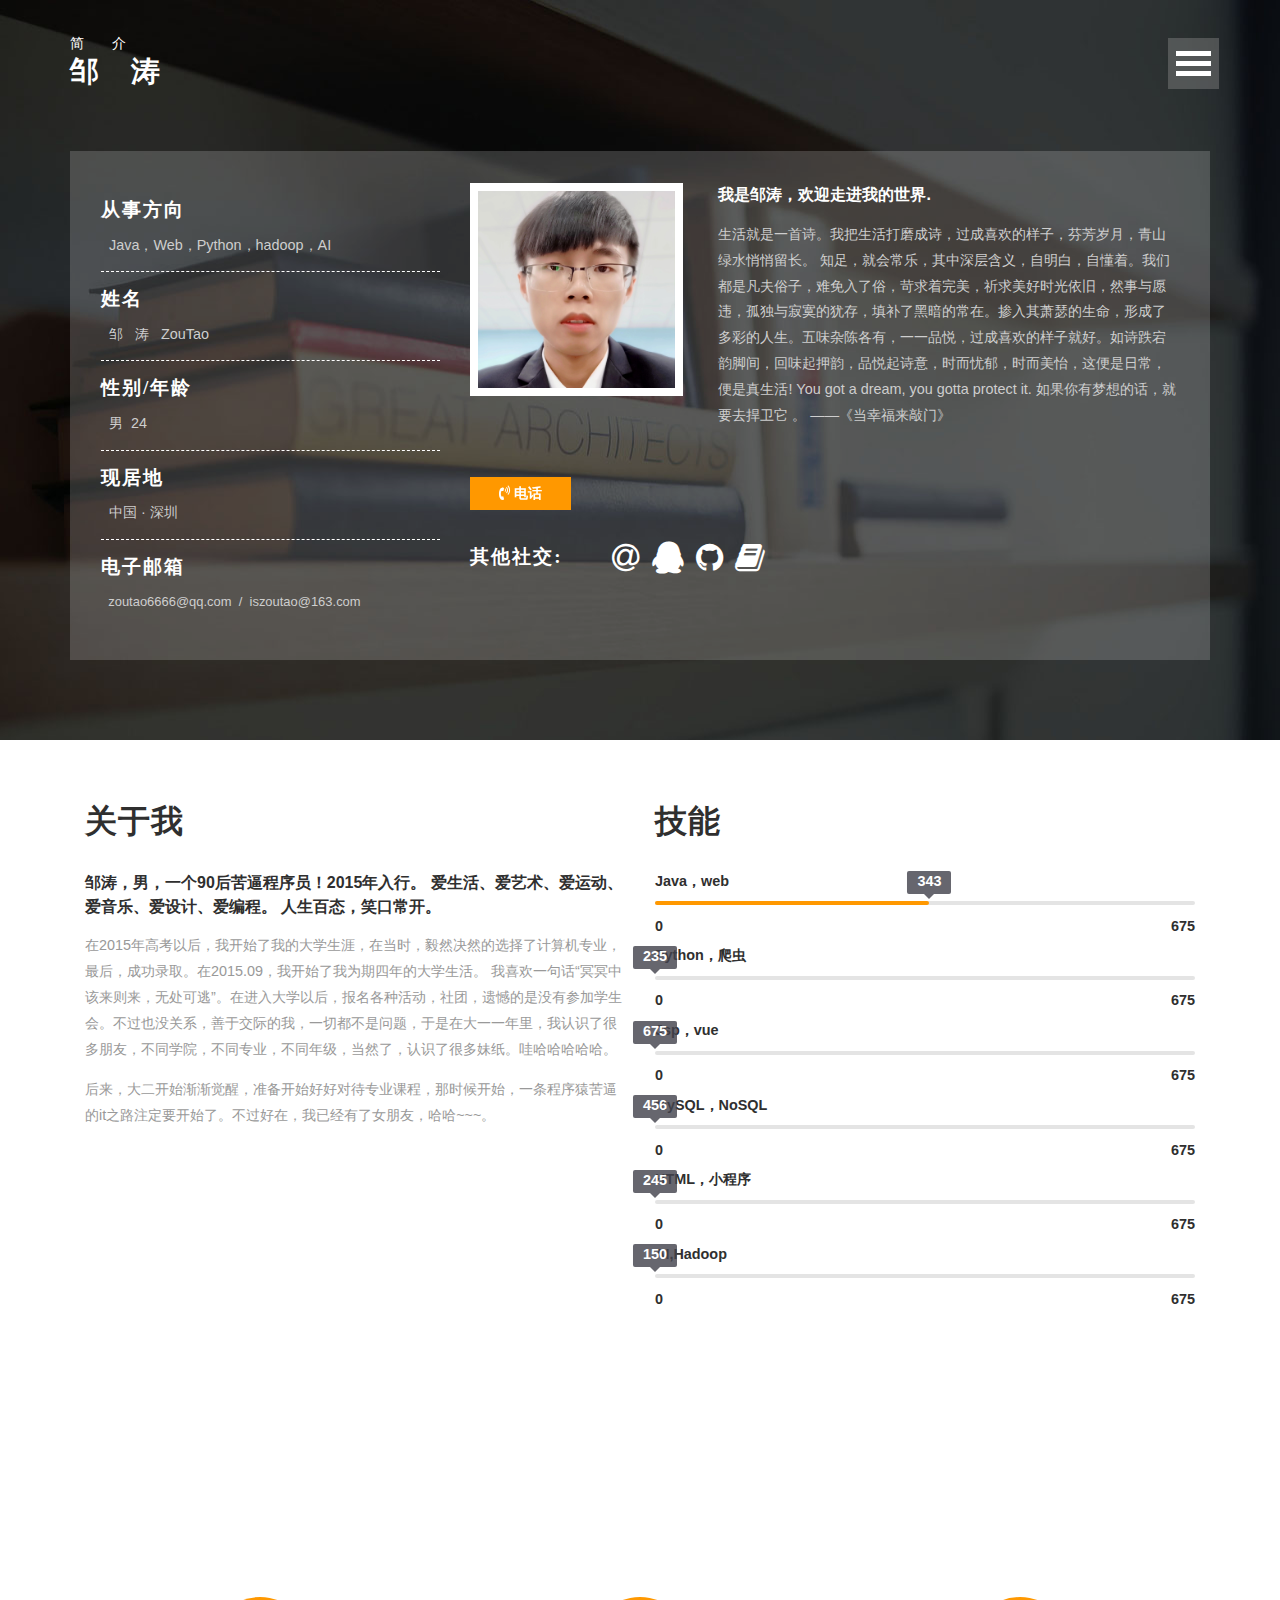
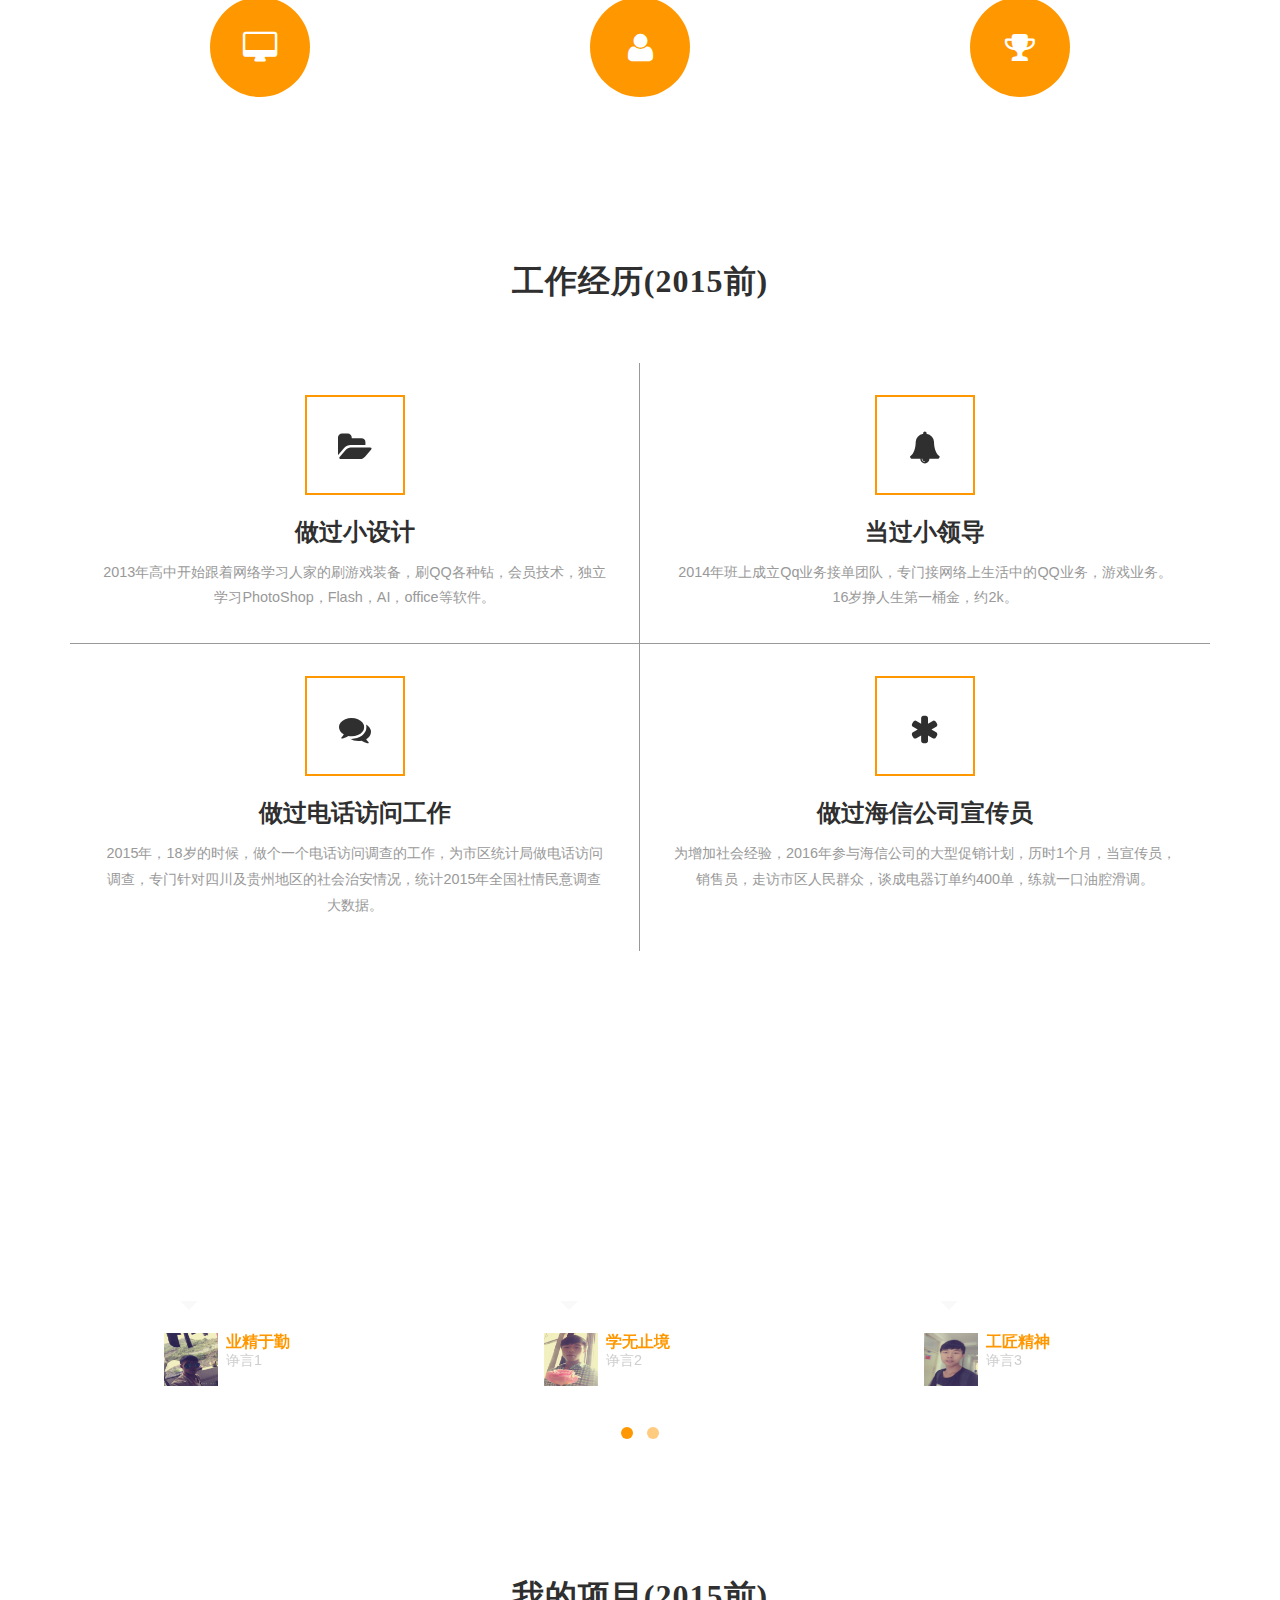
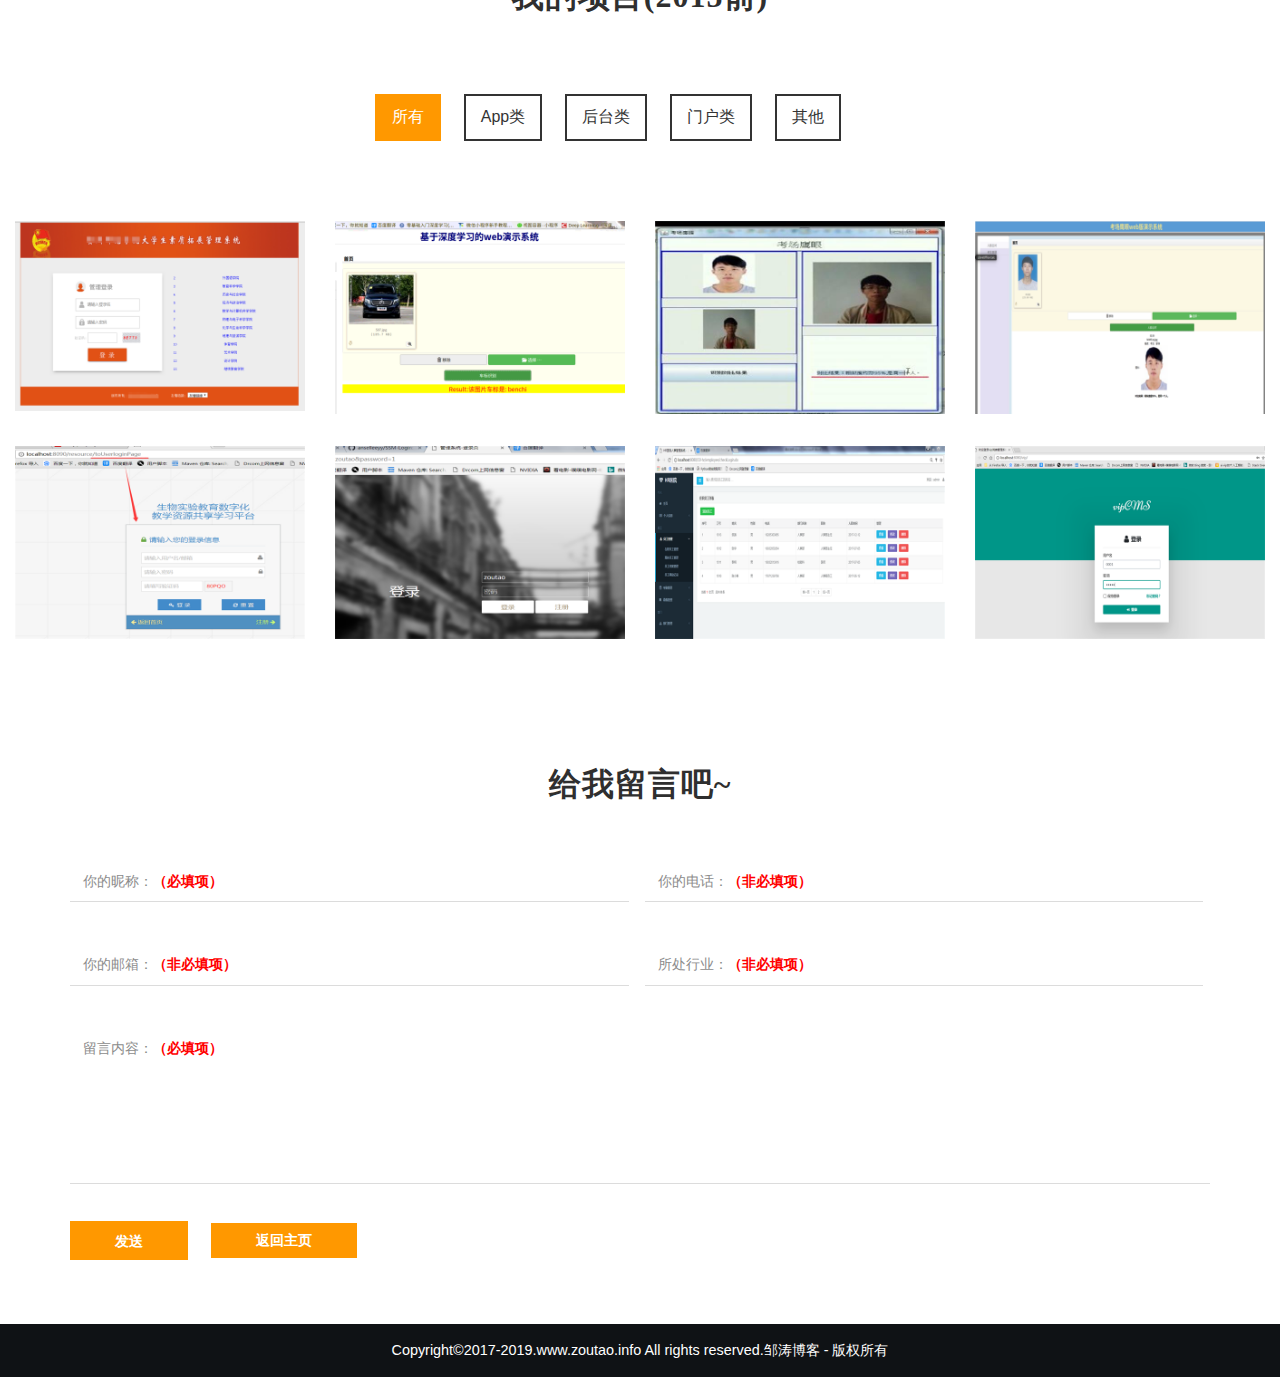
<file: main.html>
<!DOCTYPE html>
<html lang="en">
<head>
<title>邹涛·个人简介网</title>
<meta name="viewport" content="width=device-width, initial-scale=1">
<meta http-equiv="Content-Type" content="text/html; charset=utf-8" />
<meta name="keywords" content="邹涛，个人简介，zoutao" />
<script type="application/x-javascript"> addEventListener("load", function() { setTimeout(hideURLbar, 0); }, false); function hideURLbar(){ window.scrollTo(0,1); } </script>

<link rel="shortcut icon" href="favicon.ico">
<!-- bootstrap-css -->
<link href="css/bootstrap.css" rel="stylesheet" type="text/css" media="all" />
<!-- css -->
<link rel="stylesheet" href="css/style.css" type="text/css" media="all" />
<!--css -->
<link rel="stylesheet" href="css/owl.carousel.css" type="text/css" media="all">
<link href="css/owl.theme.css" rel="stylesheet">
<link type="text/css" rel="stylesheet" href="css/cm-overlay.css" />

<!-- font-awesome icons 在线修改地址https://www.thinkcmf.com/font/search/index.html-->
<link href="css/font-awesome.css" rel="stylesheet"> 

<script src="js/mainjs/jquery-1.11.1.min.js"></script>
<script src="js/mainjs/bootstrap.js"></script>
<!-- menu -->
<link rel="stylesheet" href="css/main.css">
<script type="text/javascript" src="js/mainjs/main.js"></script>
<!-- //菜单栏 --> 
<script>
$(document).ready(function() { 
	$("#owl-demo").owlCarousel({
		autoPlay: 3000, //设置自动播放3秒
		autoPlay:true,
		items : 3,
		itemsDesktop : [640,5],
		itemsDesktopSmall : [414,4]
	});
	
}); 
</script>
</head>
<body onselectstart="return false" oncontextmenu=self.event.returnValue=false> 
	<!-- 导航栏 -->
	<div class="banner" id="home">
		<!-- menu -->
			<div id="toggle_m_nav">
			  <div id="m_nav_menu" class="m_nav">
				<div class="m_nav_ham" id="m_ham_1"></div>
				<div class="m_nav_ham" id="m_ham_2"></div>
				<div class="m_nav_ham" id="m_ham_3"></div>
			  </div>
			</div>
            <!-- 导航信息 -->
			<div id="m_nav_container" class="m_nav">
			  <ul id="m_nav_list" class="m_nav">
				<li class="m_nav_item" id="m_nav_item_1"> <a href="#home">首页</a> </li>
				<li class="m_nav_item" id="moble_nav_item_2"> <a href="#about">关于自己</a> </li>
				<li class="m_nav_item" id="moble_nav_item_3"> <a href="#statistics">成果统计</a> </li>
				<li class="m_nav_item" id="moble_nav_item_4"> <a href="#experience">工作经历</a> </li>
				<li class="m_nav_item" id="moble_nav_item_5"> <a href="#projects">项目展示</a> </li>
				<li class="m_nav_item" id="moble_nav_item_6"> <a href="#contact">联系本人</a> </li>
			  </ul>
			</div>
		<!-- 主内容页 -->
		<div class="container">
			<div class="agile-logo">
				<h1><a href="index.html">简&nbsp;介<span>邹&nbsp;&nbsp;涛</span></a></h1>
			</div>
			<div class="w3l-banner-grids">
                <!-- 右边内容区域 -->
				<div class="col-md-8 w3ls-banner-right">
                    <!-- 个人照片 -->
					<div class="banner-right-img">
						<img src="images/1.jpg" alt="邹涛个人照片" />
					</div>
                    <!-- 详细信息 -->
					<div class="banner-right-info">
						<h2>我是邹涛，欢迎走进我的世界.</h2>
						<p>
生活就是一首诗。我把生活打磨成诗，过成喜欢的样子，芬芳岁月，青山绿水悄悄留长。
知足，就会常乐，其中深层含义，自明白，自懂着。我们都是凡夫俗子，难免入了俗，苛求着完美，祈求美好时光依旧，然事与愿违，孤独与寂寞的犹存，填补了黑暗的常在。掺入其萧瑟的生命，形成了多彩的人生。五味杂陈各有，一一品悦，过成喜欢的样子就好。如诗跌宕韵脚间，回味起押韵，品悦起诗意，时而忧郁，时而美怡，这便是日常，便是真生活!
You got a dream, you gotta protect it. 
如果你有梦想的话，就要去捍卫它 。 ——《当幸福来敲门》
                        </p>
					</div>
					<div class="clearfix"> </div>
					<div class="w3-button">
						<div class="w3-button-info m_nav_item">
							<a class="hvr-sweep-to-bottom" href="#contact">
								<i class="fa fa-volume-control-phone" aria-hidden="true"></i> 电话</a>
						</div>
					</div>
					<div class="social-grids">
						<div class="social-info">
							<h4>其他社交: </h4>
						</div>
						<div class="agileinfo-social-grids">
							<ul>
								<li><a href="http://mail.qq.com/cgi-bin/qm_share?t=qm_mailme&email=rtTB29rPwZiYmJju39_AzcHD" target="_blank">
									<i class="fa fa-at fa-2x"></i></a></li>
								<li><a href="#"><i class="fa fa-qq fa-2x"></i></a></li>
								<li><a href="https://github.com/IsZouTao" target="_blank"><i class="fa fa-github fa-2x"></i></a></li>
								<li><a href="https://zoutao.blog.csdn.net"target="_blank"><i class="fa fa-book fa-2x"></i></a></li>
							</ul>
						</div>
						<div class="clearfix"> </div>
					</div>
				</div>
				<div class="col-md-4 w3ls-banner-left">
					<div class="w3ls-banner-left-info">
						<h4>从事方向</h4>
						<p>&nbsp;&nbsp;Java，Web，Python，hadoop，AI</p>
					</div>
					<div class="w3ls-banner-left-info">
						<h4>姓名</h4>
						<p>&nbsp;&nbsp;邹&nbsp;&nbsp;&nbsp;涛&nbsp;&nbsp;&nbsp;ZouTao</p>
					</div>
					<div class="w3ls-banner-left-info">
						<h4>性别/年龄</h4>
						<p>&nbsp;&nbsp;男&nbsp;&nbsp;24</p>
					</div>
					<div class="w3ls-banner-left-info">
						<h4>现居地</h4>
						<p>&nbsp;&nbsp;中国 · 深圳</p>
					</div>
					<div class="w3ls-banner-left-info">
						<h4>电子邮箱</h4>
						<p><a href="http://mail.qq.com/cgi-bin/qm_share?t=qm_mailme&email=rtTB29rPwZiYmJju39_AzcHD" target="_blank">
						&nbsp;&nbsp;zoutao6666@qq.com &nbsp;/&nbsp; iszoutao@163.com</a></p>
					</div>
				</div>
				<div class="clearfix"> </div>
			</div>
		</div>
	</div>
	<!-- 底部信息 -->
	<div class="tlinks">版权所有 <a href="https://blog.csdn.net/ITBigGod" >邹涛博客</a></div>
	
	<!-- 关于我模块 -->
	<div class="about" id="about">
		<div class="container">
			<div class="wthree-about-grids">
				<div class="col-md-6 wthree-about-left">
					<h3>关于我</h3>
					<h4>邹涛，男，一个90后苦逼程序员！2015年入行。
                        爱生活、爱艺术、爱运动、爱音乐、爱设计、爱编程。
人生百态，笑口常开。</h4>
					<p>
 <span>在2015年高考以后，我开始了我的大学生涯，在当时，毅然决然的选择了计算机专业，最后，成功录取。在2015.09，我开始了我为期四年的大学生活。

我喜欢一句话“冥冥中该来则来，无处可逃”。在进入大学以后，报名各种活动，社团，遗憾的是没有参加学生会。不过也没关系，善于交际的我，一切都不是问题，于是在大一一年里，我认识了很多朋友，不同学院，不同专业，不同年级，当然了，认识了很多妹纸。哇哈哈哈哈哈。
</span>后来，大二开始渐渐觉醒，准备开始好好对待专业课程，那时候开始，一条程序猿苦逼的it之路注定要开始了。不过好在，我已经有了女朋友，哈哈~~~。
 </p>
				</div >
				<div class="col-md-6 wthree-about-right">
					<h3>技能</h3>
					<div class="skills-bar">
						<section class='bar'>
						  <section class='wrap'>
							<div class='wrap_right'>
							  <div class='bar_group'>
								<div class='bar_group__bar thin' label='Java，web' show_values='true' tooltip='true' value='343'></div>
								<div class='bar_group__bar thin' label='Python，爬虫' show_values='true' tooltip='true' value='235'></div>
								<div class='bar_group__bar thin' label='Jsp，vue' show_values='true' tooltip='true' value='675'></div>
								<div class='bar_group__bar thin' label='MySQL，NoSQL' show_values='true' tooltip='true' value='456'></div>
								<div class='bar_group__bar thin' label='HTML，小程序' show_values='true' tooltip='true' value='245'></div>
                                <div class='bar_group__bar thin' label='AI,Hadoop' show_values='true' tooltip='true' value='150'></div>
							  </div>
							</div>
							<div class='clear'></div>
						  </section>
						</section>
					</div>
				</div >
				<div class="clearfix"> </div>
			</div>
		</div>
	</div>
	<!-- //about -->

	<!-- 数据统计模块 -->
	<div class="jarallax statistics" id="statistics">
		<div class="container">
			<div class="w3-agileits-statistics-heading">
				<h3>当前数据统计</h3>
			</div>
			<div class="agile-statistics-grids">
				<div class="col-sm-4 agile-statistics-grid">
					<h4>10</h4>
					<i class="fa fa-desktop" aria-hidden="true"></i>
					<p>项目完成</p>
				</div>
				<div class="col-sm-4 agile-statistics-grid statistics-grid2">
					<h4>6</h4>
					<i class="fa fa-user" aria-hidden="true"></i>
					<p>软著和专利</p>
				</div>
				<div class="col-sm-4 agile-statistics-grid">
					<h4>20+</h4>
					<i class="fa fa-trophy" aria-hidden="true"></i>
					<p>个人奖项</p>
				</div>
				<div class="clearfix"> </div>
			</div>
			<script src="js/mainjs/jarallax.js"></script>
			<script src="js/mainjs/SmoothScroll.min.js"></script>
			<script type="text/javascript">
				/* 初始化 Jarallax */
				$('.jarallax').jarallax({
					speed: 0.5,
					imgWidth: 1366,
					imgHeight: 768
				})
			</script>
		</div>
	</div>
	<!-- //统计结束 -->

	<!-- 工作经验模块 -->
	<div class="experience" id="experience">
		<div class="container">
			<div class="w3-agileits-statistics-heading experience-heading">
				<h3>工作经历(2015前)</h3>
			</div>
			<div class="w3-agile-experience-grids">
				<div class="experience-top-grids">
					<div class="col-md-6 experience-grid">
						<div class="experience-grid-icon icon-left hvr-radial-out">
							<i class="fa fa-folder-open" aria-hidden="true"></i>
						</div>
						<div class="experience-grid-info">
							<h5>做过小设计</h5>
							<p>2013年高中开始跟着网络学习人家的刷游戏装备，刷QQ各种钻，会员技术，独立学习PhotoShop，Flash，AI，office等软件。</p>
						</div>
					</div>
					<div class="col-md-6 experience-grid experience-grid1">
						<div class="experience-grid-icon icon-left hvr-radial-out">
							<i class="fa fa-bell" aria-hidden="true"></i>
						</div>
						<div class="experience-grid-info">
							<h5>当过小领导</h5>
							<p>2014年班上成立Qq业务接单团队，专门接网络上生活中的QQ业务，游戏业务。16岁挣人生第一桶金，约2k。</p>
						</div>
					</div>
					<div class="clearfix"> </div>
				</div>
				<div class="experience-top-grids">
					<div class="col-md-6 experience-grid experience-grid2">
						<div class="experience-grid-icon icon-left hvr-radial-out">
							<i class="fa fa-comments" aria-hidden="true"></i>
						</div>
						<div class="experience-grid-info">
							<h5>做过电话访问工作</h5>
							<p>2015年，18岁的时候，做个一个电话访问调查的工作，为市区统计局做电话访问调查，专门针对四川及贵州地区的社会治安情况，统计2015年全国社情民意调查大数据。</p>
						</div>
					</div>
					<div class="col-md-6 experience-grid experience-grid3">
						<div class="experience-grid-icon icon-left hvr-radial-out">
							<i class="fa fa-asterisk" aria-hidden="true"></i>
						</div>
						<div class="experience-grid-info">
							<h5>做过海信公司宣传员</h5>
							<p>为增加社会经验，2016年参与海信公司的大型促销计划，历时1个月，当宣传员，销售员，走访市区人民群众，谈成电器订单约400单，练就一口油腔滑调。</p>
						</div>
					</div>
					<div class="clearfix"> </div>
				</div>
			</div>
		</div>
	</div>
	<!-- //experience -->
	<!-- 个人评价/他人评价 -->
	<div class="jarallax feedback">
		<div class="container">
			<div class="w3-agileits-statistics-heading">
				
				<h3><i class="fa fa-bullhorn fa-2x" aria-hidden="true"></i> 一日三省</h3>
			</div>
			<div class="agileits-feedback-grids">
				<div id="owl-demo" class="owl-carousel owl-theme">
					<div class="item">
						<div class="feedback-info">
							<div class="feedback-top">
								<p> “业精于勤荒于嬉”，精深的业技靠的是勤学、刻苦努力，靠的是争分夺秒的勤学苦练才会有精深的技术。得在认真，失在随便。 </p>
							</div>
							<div class="feedback-grids">
								<div class="feedback-img">
									<img src="images/f1.jpg" alt="" />
								</div>
								<div class="feedback-img-info">
									<h5>业精于勤</h5>
									<p>诤言1</p>
								</div>
								<div class="clearfix"> </div>
							</div>
						</div>	
					</div>
					<div class="item">
						<div class="feedback-info">
							<div class="feedback-top">
								<p> 学习，探索，研究，从不了解到了解，从无知到掌握，到灵活运用，在不断的学习中加深认识。由浅入深，由表及里。 </p>
							</div>
							<div class="feedback-grids">
								<div class="feedback-img">
									<img src="images/f2.jpg" alt="" />
								</div>
								<div class="feedback-img-info">
									<h5>学无止境</h5>
									<p>诤言2</p>
								</div>
								<div class="clearfix"> </div>
							</div>
						</div>	
					</div>
					<div class="item">
						<div class="feedback-info">
							<div class="feedback-top">
								<p> 精益求精，注重细节，追求完美和极致，不惜花费时间精力，孜孜不倦，反复改进产品，把99%提高到99.99%。 </p>
							</div>
							<div class="feedback-grids">
								<div class="feedback-img">
									<img src="images/f3.jpg" alt="" />
								</div>
								<div class="feedback-img-info">
									<h5>工匠精神</h5>
									<p>诤言3</p>
								</div>
								<div class="clearfix"> </div>
							</div>
						</div>	
					</div>
					<div class="item">
						<div class="feedback-info">
							<div class="feedback-top">
								<p> 我不去想， 是否能够成功 ， 既然选择了远方 ，便只顾风雨兼程。</p>
							</div>
							<div class="feedback-grids">
								<div class="feedback-img">
									<img src="images/f4.jpg" alt="" />
								</div>
								<div class="feedback-img-info">
									<h5>坚定目标</h5>
									<p>诤言4</p>
								</div>
								<div class="clearfix"> </div>
							</div>
						</div>	
					</div>
				</div>
			</div>
			<script type="text/javascript">
				/* init Jarallax */
				$('.jarallax').jarallax({
					speed: 0.5,
					imgWidth: 1366,
					imgHeight: 768
				})
			</script>

		</div>
	</div>
	<!-- //feedback -->
	<!-- 项目展示模块 -->
	<div class="projects" id="projects">
		<div class="container">
			<div class="w3-agileits-statistics-heading experience-heading">
				<h3>我的项目(2015前)</h3>
			</div>
		</div>
		<div class="bs-example bs-example-tabs" role="tabpanel" data-example-id="togglable-tabs">
					<ul id="myTab" class="nav nav-tabs" role="tablist">
						<li role="presentation" class="active"><a href="#home-main" id="home-tab" role="tab" data-toggle="tab" aria-controls="home" aria-expanded="true">所有</a></li>
						<li role="presentation"><a href="#learning" role="tab" id="learning-tab" data-toggle="tab" aria-controls="learning">App类</a></li>
						<li role="presentation"><a href="#playing" role="tab" id="playing-tab" data-toggle="tab" aria-controls="playing">后台类</a></li>
						<li role="presentation"><a href="#painting" role="tab" id="painting-tab" data-toggle="tab" aria-controls="painting">门户类</a></li>
						<li role="presentation"><a href="#school" role="tab" id="school-tab" data-toggle="tab" aria-controls="school">其他</a></li>
					</ul>
					<div id="myTabContent" class="tab-content">
						<div role="tabpanel" class="tab-pane fade in active" id="home-main" aria-labelledby="home-tab">
							<div class="w3_tab_img">
								<div class="col-md-3 w3_tab_img_left">
									<div class="demo">
										<a class="cm-overlay" href="images/p1.png">
										  <figure class="imghvr-shutter-in-out-diag-2"><img src="images/p1.png" alt=" " class="img-responsive" />
										  </figure>
										</a>
									</div>
								</div>
								<div class="col-md-3 w3_tab_img_left">
									<div class="demo">
										<a class="cm-overlay" href="images/p2.png">
										  <figure class="imghvr-shutter-in-out-diag-2"><img src="images/p2.png" alt=" " class="img-responsive" />
										  </figure>
										</a>
									</div>
								</div>
								<div class="col-md-3 w3_tab_img_left">
									<div class="demo">
										<a class="cm-overlay" href="images/p3.png">
										  <figure class="imghvr-shutter-in-out-diag-2"><img src="images/p3.png" alt=" " class="img-responsive" />
											</figure>
										</a>
									</div>
								</div>
								<div class="col-md-3 w3_tab_img_left">
									<div class="demo">
										<a class="cm-overlay" href="images/p4.png">
										  <figure class="imghvr-shutter-in-out-diag-2"><img src="images/p4.png" alt=" " class="img-responsive" />
										</figure>
										</a>
									</div>
								</div>
								<div class="col-md-3 w3_tab_img_left">
									<div class="demo">
										<a class="cm-overlay" href="images/p5.png">
											<figure class="imghvr-shutter-in-out-diag-2"><img src="images/p5.png" alt=" " class="img-responsive" />
											</figure>
										</a>
									</div>
								</div>
								<div class="col-md-3 w3_tab_img_left">
									<div class="demo">
										<a class="cm-overlay" href="images/p6.png">
											<figure class="imghvr-shutter-in-out-diag-2"><img src="images/p6.png" alt=" " class="img-responsive" />
											</figure>
										</a>
									</div>
								</div>
								<div class="col-md-3 w3_tab_img_left">
									<div class="demo">
										<a class="cm-overlay" href="images/p7.png">
											<figure class="imghvr-shutter-in-out-diag-2"><img src="images/p7.png" alt=" " class="img-responsive" />
											</figure>
										</a>
									</div>
								</div>
								<div class="col-md-3 w3_tab_img_left">
									<div class="demo">
										<a class="cm-overlay" href="images/p8.png">
											<figure class="imghvr-shutter-in-out-diag-2"><img src="images/p8.png" alt=" " class="img-responsive" />
											</figure>
										</a>
									</div>
								</div>
								<div class="clearfix"> </div>
							</div>
						</div>
						<div role="tabpanel" class="tab-pane fade" id="learning" aria-labelledby="learning-tab">
							<div class="w3_tab_img">
								<div class="col-md-3 w3_tab_img_left">
									<div class="demo">
										<a class="cm-overlay" href="images/p6.png">
											<figure class="imghvr-shutter-in-out-diag-2"><img src="images/p6.png" alt=" " class="img-responsive">
											</figure>
										</a>
									</div>
								</div>
								<div class="col-md-3 w3_tab_img_left">
									<div class="demo">
										<a class="cm-overlay" href="images/p9.png">
											<figure class="imghvr-shutter-in-out-diag-2"><img src="images/p9.png" alt=" " class="img-responsive">
											</figure>
										</a>
									</div>
								</div>
								<div class="clearfix"> </div>
							</div>
						</div>
						<div role="tabpanel" class="tab-pane fade" id="playing" aria-labelledby="playing-tab">
							<div class="w3_tab_img">
								<div class="col-md-3 w3_tab_img_left">
									<div class="demo">
										<a class="cm-overlay" href="images/p1.png">
											<figure class="imghvr-shutter-in-out-diag-2"><img src="images/p1.png" alt=" " class="img-responsive">
											</figure>
										</a>
									</div>
								</div>
								<div class="col-md-3 w3_tab_img_left">
									<div class="demo">
										<a class="cm-overlay" href="images/p5.png">
											<figure class="imghvr-shutter-in-out-diag-2"><img src="images/p5.png" alt=" " class="img-responsive">
											</figure>
										</a>
									</div>
								</div>
								<div class="col-md-3 w3_tab_img_left">
									<div class="demo">
										<a class="cm-overlay" href="images/p7.png">
											<figure class="imghvr-shutter-in-out-diag-2"><img src="images/p7.png" alt=" " class="img-responsive">
											</figure>
										</a>
									</div>
								</div>
								<div class="col-md-3 w3_tab_img_left">
									<div class="demo">
										<a class="cm-overlay" href="images/p3.png">
											<figure class="imghvr-shutter-in-out-diag-2"><img src="images/p3.png" alt=" " class="img-responsive">
											</figure>
										</a>
									</div>
								</div>
								<div class="clearfix"> </div>
							</div>
						</div>
						<div role="tabpanel" class="tab-pane fade" id="painting" aria-labelledby="painting-tab">
							<div class="w3_tab_img">
								<div class="col-md-3 w3_tab_img_left">
									<div class="demo">
										<a class="cm-overlay" href="images/p2.png">
											<figure class="imghvr-shutter-in-out-diag-2"><img src="images/p2.png" alt=" " class="img-responsive">
											</figure>
										</a>
									</div>
								</div>
								<div class="col-md-3 w3_tab_img_left">
									<div class="demo">
										<a class="cm-overlay" href="images/p4.png">
											<figure class="imghvr-shutter-in-out-diag-2"><img src="images/p4.png" alt=" " class="img-responsive">
											</figure>
										</a>
									</div>
								</div>
								<div class="col-md-3 w3_tab_img_left">
									<div class="demo">
										<a class="cm-overlay" href="images/p10.png">
											<figure class="imghvr-shutter-in-out-diag-2"><img src="images/p10.png" alt=" " class="img-responsive">
											</figure>
										</a>
									</div>
								</div>
								<div class="clearfix"> </div>
							</div>
						</div>
						<div role="tabpanel" class="tab-pane fade" id="school" aria-labelledby="school-tab">
							<div class="w3_tab_img">
								<div class="col-md-3 w3_tab_img_left">
									<div class="demo">
										<a class="cm-overlay" href="images/p8.png">
											<figure class="imghvr-shutter-in-out-diag-2"><img src="images/p8.png" alt=" " class="img-responsive">
											</figure>
										</a>
									</div>
								</div>
								<div class="clearfix"> </div>
							</div>
						</div>
					</div>
		</div>
		<script src="js/mainjs/jquery.tools.min.js"></script>
			<script src="js/mainjs/jquery.mobile.custom.min.js"></script>
			<script src="js/mainjs/jquery.cm-overlay.js"></script>
			<script>
				$(document).ready(function(){
					$('.cm-overlay').cmOverlay();
				});
			</script>

	</div>
	<!-- //projects -->
	<!-- map -->
	<!-- <div class="map-grid">
		<iframe src="" class="map" style="border:0" allowfullscreen=""></iframe>
	</div> -->
	<!-- //map -->

	<!-- contact -->
	<div class="contact" id="contact">
		<div class="container">
			<div class="w3-agileits-statistics-heading experience-heading">
				<h3>给我留言吧~</h3>
			</div>
			<div class="contact-form">
				<form action="#" method="post">
					<div class="fields-grid">
						<div class="styled-input agile-styled-input-top">
							<input type="text" name="Full Name" required="" >
							<label>你的昵称：<B style="color:red;">（必填项）</B></label>
							<span></span>
						</div>
						<div class="styled-input agile-styled-input-top">
							<input type="text" name="Phone" required=""> 
							<label>你的电话：<B style="color:red;">（非必填项）</B></label>
							<span></span>
						</div>
						<div class="styled-input">
							<input type="text" name="Email" required=""> 
							<label>你的邮箱：<B style="color:red;">（非必填项）</B></label>
							<span></span>
						</div> 
						<div class="styled-input">
							<input type="text" name="Subject" required="">
							<label>所处行业：<B style="color:red;">（非必填项）</B></label>
							<span></span>
						</div>
						<div class="clearfix"> </div>
					</div>
					<div class="styled-input textarea-grid">
						<textarea name="Message" required></textarea>
						<label>留言内容：<B style="color:red;">（必填项）</B></label>
						<span></span>
					</div>
					<input type="submit" value="发送">&nbsp;&nbsp;&nbsp;&nbsp;
					<a href="./index.html" id="zt" value="引导页">返回主页</a>
				</form>
			</div>
		</div>
	</div>
	<!-- 版权信息 -->
	<div class="agileits-w3layouts-footer">
		<div class="container">
			<p>Copyright&copy;2017-2019.www.zoutao.info All rights reserved.<a href="https://blog.csdn.net/ITBigGod" target="_blank" title="CSDN博客">邹涛博客</a> - 版权所有</a></p>
		</div>
	</div>

	<!-- //copyright -->
	<script src="js/mainjs/bars.js"></script>
	<script src="js/mainjs/owl.carousel.js"></script> 

	<script type="text/javascript">
		function duanx(){
				alert('邮件发送失败，请选择其他社交方式~')
			}
	//获取十六进制颜色 
	    function randomColor1(){
	        //红，绿，蓝三原色，10进制码转16进制，随机数1到256之间
	        var red = parseInt(Math.random()*256).toString(16);
	        var blue = parseInt(Math.random()*256).toString(16);
	        var green= parseInt(Math.random()*256).toString(16);
	        var colors = '#'+red+blue+green;
	        //alert(colors)
	       return colors; 
	    }
	    //$("h3").css("color",randomColor1());
	    $(function () {
	        var txt = "<span class='txt'></span>";
	        $('body').append(txt);
	        var txted = $(".txt");
	        txted.css({
	            position: "absolute",
	            //color: "#008ed4"
	            color:randomColor1()
	        });
	        var Animated = function (x) {
	            x.stop().animate({
	                top: "-=80px",
	                opacity: '1'
	            }, 500, function () {
	                $(this).animate({
	                    opacity: "0"
	                }, 500);
	            });
	        };
	        $(document).on("click", function (e) {
	            var attr = ["富强","民主","文明","和谐","自由","平等","公正","法治",
	            "爱国","敬业","诚信","友善"];
	            var mathText = attr[Math.floor(Math.random() * attr.length)];
	            //获取鼠标的位置
	            var x = e.pageX - 32 + "px";
	            var y = e.pageY - 18 + "px";
	            txted.text(mathText);
	            txted.css({
	                "left": x,
	                "top": y
	            });
	            Animated(txted);
	        });
	    });
	</script>

	<!-- 控制我的博客按钮样式 -->
	<style>
		.contact a[id="zt"] {
	    outline: none;
	    color: #FFFFFF;
	    padding: .5em 3em;
	    font-size: .9em;
	    font-weight: 600;
	    margin: 1em 0 0 0;
	    -webkit-appearance: none;
	    background: #FF9800;
	    border: 2px solid #ff9800;
	    -webkit-transition: 0.5s all;
	    -moz-transition: 0.5s all;
	    -o-transition: 0.5s all;
	    -ms-transition: 0.5s all;
	    transition: 0.5s all;
	}
	.contact a[id="zt"]:hover {
	    background-color: transparent;
	    color: #333333;
		background:none;
		border: 2px solid #333333;
	}

	</style>

</body>	
</html>
</file>
<file: css/style.css>
body a {
  transition: 0.5s all;
  -webkit-transition: 0.5s all;
  -o-transition: 0.5s all;
  -moz-transition: 0.5s all;
  -ms-transition: 0.5s all;
}
html, body{
    font-size: 100%;
	font-family: 'Roboto Condensed', sans-serif;
}
body{
	background:#FFFFFF;
}
/*-- banner --*/
.banner{
	background: url(../images/6.jpg) no-repeat 0px 0;
    background-size: cover;
    padding: 1em 0 5em;
}
.agile-logo {
    width: 13%;
}
.agile-logo h1{
	margin:0;
}
.agile-logo h1 a{
    color: #FFFfff;
    font-size: .4em;
    letter-spacing: 12px;
    font-family: 'Roboto Slab', serif;
    text-decoration: none;
}
.agile-logo h1 a span{
    display: block;
    font-size: 2em !important;
    font-weight: 700;
    letter-spacing: 6px;
}
.tlinks{text-indent:-9999px;height:0;line-height:0;font-size:0;overflow:hidden;}
.w3l-banner-grids {
    margin: 4em 0 0 0;
    padding: 2em 1em;
    background: rgba(255, 255, 255, 0.18);
}
.w3ls-banner-right {
    float: right;
}
.w3ls-banner-left {
    float: left;
}
.w3ls-banner-left-info {
    padding: 1em 0;
    border-bottom: 1px dashed #fff;
}
.w3ls-banner-left-info h4,.social-info h4{
    font-size: 1.2em;
    margin: 0;
    font-family: 'Roboto Slab', serif;
    color: #FFFFFF;
    text-transform: uppercase;
    font-weight: 700;
    letter-spacing: 2px;
}
.w3ls-banner-left-info p{
    font-size: .9em;
    margin: 1em 0 0 0;
    color: #cecece;
}
.w3ls-banner-left-info p a{
    font-size: .9em;
    margin: 1em 0 0 0;
    color: #cecece;
	text-decoration:none;
}
.w3ls-banner-left-info p a:hover{
	color:#FF9800;
}
.w3ls-banner-left-info:nth-child(5){
	border:none;
}
.banner-right-img{
    float: left;
    width: 30%;
}
.banner-right-img img{
    width: 100%;
    border: solid 8px #ffffff;
}
.banner-right-info{
    float: right;
    width: 65%;
}
.banner-right-info h2{
    color: #FFFFFF;
    font-size: 1em;
    font-weight: 600;
    margin: 0;
    line-height: 1.5em;
}
.banner-right-info p{
	color:#cecece;
	font-size:.9em;
	margin:1em 0 0 0;
	line-height:1.8em;
}
.w3-button {
    margin: 3em 0 0 0;
}
.w3-button-info {
    line-height: inherit !important;
}
.w3-button a{
    padding: .5em 2em;
    color: #ffffff !important;
    text-transform: uppercase;
    background: #FF9800;
    font-weight: 700 !important;
    text-decoration: none !important;
    line-height: initial !important;
    font-size: .9em !important;
    margin: 0 !important;
}
.w3-button a:focus{
	outline:none;
}
/* Sweep To Bottom */
.hvr-sweep-to-bottom {
  display: inline-block;
  vertical-align: middle;
  -webkit-transform: translateZ(0);
  transform: translateZ(0);
  box-shadow: 0 0 1px rgba(0, 0, 0, 0);
  -webkit-backface-visibility: hidden;
  backface-visibility: hidden;
  -moz-osx-font-smoothing: grayscale;
  position: relative;
  -webkit-transition-property: color;
  transition-property: color;
  -webkit-transition-duration: 0.3s;
  transition-duration: 0.3s;
}
.hvr-sweep-to-bottom:before {
  content: "";
  position: absolute;
  z-index: -1;
  top: 0;
  left: 0;
  right: 0;
  bottom: 0;
  background: #ffffff;
  -webkit-transform: scaleY(0);
  transform: scaleY(0);
  -webkit-transform-origin: 50% 0;
  transform-origin: 50% 0;
  -webkit-transition-property: transform;
  transition-property: transform;
  -webkit-transition-duration: 0.3s;
  transition-duration: 0.3s;
  -webkit-transition-timing-function: ease-out;
  transition-timing-function: ease-out;
}
.hvr-sweep-to-bottom:hover, .hvr-sweep-to-bottom:focus, .hvr-sweep-to-bottom:active {
	color: #2f2f2f !important;
}
.hvr-sweep-to-bottom:hover:before, .hvr-sweep-to-bottom:focus:before, .hvr-sweep-to-bottom:active:before {
  -webkit-transform: scaleY(1);
  transform: scaleY(1);
}
.social-grids {
    margin: 2em 0 0 0;
}
.social-info{
	float:left;
	width:20%;
}
.social-info h4 {
    margin: .2em 0 0 0 !important;
}
.agileinfo-social-grids{
    float: left;
    margin:0;
}
.agileinfo-social-grids ul {
    padding: 0;
    margin: 0;
}
.agileinfo-social-grids ul li {
    display: inline-block;
    margin: 0 .5em 0 0;
}
.agileinfo-social-grids ul li a {
    color: #FFFFFF;
    text-align: center;
}
.agileinfo-social-grids ul li a i.fa.fa-facebook, .agileinfo-social-grids ul li a i.fa.fa-twitter, .agileinfo-social-grids ul li a i.fa.fa-rss, .agileinfo-social-grids ul li a i.fa.fa-vk {
    height: 30px;
    width: 30px;
    border: solid 2px #FFFFFF;
    line-height: 29px;
    background: none;
    color: #FFFFFF;
    transition: 0.5s all;
    -webkit-transition: 0.5s all;
    -moz-transition: 0.5s all;
    -o-transition: 0.5s all;
    -ms-transition: 0.5s all;
}
.agileinfo-social-grids ul li a i.fa.fa-facebook:hover {
	border: solid 2px #3b5998;
	background:#3b5998;
    color: #FFFFFF;
}
.agileinfo-social-grids ul li a i.fa.fa-twitter:hover{
	border: solid 2px #55acee;
	background:#55acee;
	color: #FFFFFF;
}
.agileinfo-social-grids ul li a i.fa.fa-rss:hover{
	border: solid 2px #f26522;
	background:#f26522;
	color: #FFFFFF;
}
.agileinfo-social-grids ul li a i.fa.fa-vk:hover{
	border: solid 2px #45668e;
	background:#45668e;
	color: #FFFFFF;
}
/*-- //banner --*/
/*-- about --*/
.about,.statistics,.experience,.feedback,.projects,.contact{
    padding: 4em 0;
}
.wthree-about-left h3,.wthree-about-right h3,.w3-agileits-statistics-heading h3{
    color: #2f2f2f;
    font-size: 2em;
    margin: 0 0 1em 0;
    font-family: 'Roboto Slab', serif;
    font-weight: 700;
    letter-spacing: 1px;
    text-transform: uppercase;
}
.wthree-about-left h4{
    color: #2f2f2f;
    font-size: 1em;
    font-weight: 600;
    margin: 0;
    line-height: 1.5em;
}
.wthree-about-left p{
	color: #999999;
    font-size: .9em;
    margin: 1em 0 0 0;
    line-height: 1.8em;
}
.wthree-about-left p span{
    display: block;
    margin: 1em 0;
}
/*-- skills --*/
.skills-bar .bar_group__bar.thin::before, .skills-bar .bar_group__bar.thick::before {
  display: block;
  content: '';
  position: absolute;
  z-index: -1;
}

.skills-bar .bar_group__bar.thin::before {
  width: 100%;
  height: 4px;
  border-radius: 2px;
  background: #E4E4E4;
}

.skills-bar .bar_group__bar.thin {
  width: 0%;
  height: 4px;
  border-radius: 2px;
  background: red;
  margin-bottom: 10px;
  -webkit-transition: width 1s;
          transition: width 1s;
}
.skills-bar .b_label, .skills-bar .bar_label_min, .skills-bar .bar_label_max, .skills-bar .b_tooltip span {
    color: #2f2f2f;
    font-size: .9em;
	font-weight:600;
}
.skills-bar .bar_label_max {
    position: absolute;
    right: 0;
    margin: 1em 0 0 0;
}
.skills-bar .bar_label_min {
    position: absolute;
    left: 0;
    margin: 1em 0 0 0;
}
.skills-bar .b_tooltip {
  -webkit-transition: all 1s;
          transition: all 1s;
  position: relative;
  float: left;
  left: 100%;
  padding: 4px 10px 7px 10px;
  background-color: rgba(67, 66, 76, 0.81);
  -webkit-transform: translateX(-50%) translateY(-30px);
  -ms-transform: translateX(-50%) translateY(-30px);
  transform: translateX(-50%) translateY(-30px);
  border-radius: 2px;
  line-height: 11px;
}
.skills-bar .b_tooltip span {
  color: white;
}
.skills-bar .b_tooltip--tri {
  width: 0;
  height: 0;
  position: absolute;
  content: '';
  bottom: -5px;
  left: 0;
  right: 0;
  margin: auto;
  display: block;
  border-style: solid;
  border-width: 5px 5px 0 5px;
  border-color: rgba(67, 66, 76, 0.81) transparent transparent transparent;
}
.skills-bar .bar_group__bar:nth-of-type(1) {
    background: #ff9800;
    z-index: 9990 !important;
}
.skills-bar .bar_group__bar:nth-of-type(2) {
  background: #ff9800;
}
.skills-bar .bar_group__bar:nth-of-type(3) {
  background: #ff9800;
}
.skills-bar .bar_group__bar:nth-of-type(4) {
  background: #ff9800;
}
.skills-bar .bar_group__bar:nth-of-type(5) {
  background: #ff9800;
}
.bar_group {
  position: relative;
}
/*-- //skills --*/
/*-- //about --*/
/*-- statistics --*/
.statistics{
	background:url(../images/s2.jpg) no-repeat 0px 0px;
	background-size:cover;
}
.jarallax {
    position: relative;
    background-size: cover;
    background-repeat: no-repeat;
    background-position: 50% 50%;
}
.w3-agileits-statistics-heading h3{
    text-align: center;
    color: #FFFFFF;
}
.agile-statistics-grids {
    margin: 4em 0 0 0;
}
.agile-statistics-grid{
	text-align:center;
}
.agile-statistics-grid h4{
    color: #FFFFFF;
    font-size: 2em;
    margin: 0 0 .5em 0;
}
.agile-statistics-grid p{
    color: #FFFFFF;
    font-size: 1em;
    margin: 1em 0 0 0;
    text-transform: uppercase;
    font-weight: 600;
    letter-spacing: 1px;
}
.agile-statistics-grid i.fa.fa-desktop,.agile-statistics-grid i.fa.fa-user,.agile-statistics-grid i.fa.fa-trophy {
	color: #FFFFFF;
    font-size: 2em;
    width: 100px;
    height: 100px;
    background: #ff9800;
    border-radius: 50%;
    padding: 1.1em 0 0 0;
}
.statistics-grid2{
	position:relative;
}
.statistics-grid2:before{
    content: "";
    height: 2px;
    background: #FFFFFF;
    position: absolute;
    width: 36%;
    top: 100px;
    left: -60px;
}
.statistics-grid2:after{
    content: "";
    height: 2px;
    background: #FFFFFF;
    position: absolute;
    width: 36%;
    top: 100px;
    right: -60px;
}
/*-- //statistics --*/
/*-- experience --*/
.experience{
	background:#FFFFFF;
}
.experience-heading h3{
	color: #2f2f2f;
}
.w3-agile-experience-grids {
    margin: 4em 0 0 0;
}
.experience-grid{
    text-align: center;
    padding: 2em;
    border-right: solid 1px #999999;
    border-bottom: solid 1px #999999;
}
.experience-grid-icon i.fa.fa-folder-open,.experience-grid-icon i.fa.fa-bell,.experience-grid-icon i.fa.fa-comments,.experience-grid-icon i.fa.fa-asterisk{
    color: #2f2f2f;
    background: none;
    border: solid 2px #ff9800;
    width: 100px;
    height: 100px;
    font-size: 2em;
    padding: 1.1em 0 0 0;
}
.experience-grid-info h5{
    color: #2f2f2f;
    font-size: 1.5em;
    margin: 1em 0 0 0;
    font-weight: 700;
}
.experience-grid-info p{
	color: #999999;
    font-size: .9em;
    margin: 1em 0 0 0;
    line-height: 1.8em;
}
.experience-grid1 {
    border-right: none !important;
}
.experience-grid2 {
    border-bottom: none !important;
}
.experience-grid3 {
    border-bottom: none !important;
    border-right: none !important;
}
/* Radial Out */
.hvr-radial-out {
  display: inline-block;
  vertical-align: middle;
  -webkit-transform: translateZ(0);
  transform: translateZ(0);
  box-shadow: 0 0 1px rgba(0, 0, 0, 0);
  -webkit-backface-visibility: hidden;
  backface-visibility: hidden;
  -moz-osx-font-smoothing: grayscale;
  position: relative;
  overflow: hidden;
  background: none;
  -webkit-transition-property: color;
  transition-property: color;
  -webkit-transition-duration: 0.3s;
  transition-duration: 0.3s;
}
.hvr-radial-out:before {
  content: "";
  position: absolute;
  z-index: -1;
  top: 0;
  left: 0;
  right: 0;
  bottom: 0;
  background: #ff9800;
  border-radius: 100%;
  -webkit-transform: scale(0);
  transform: scale(0);
  -webkit-transition-property: transform;
  transition-property: transform;
  -webkit-transition-duration: 0.3s;
  transition-duration: 0.3s;
  -webkit-transition-timing-function: ease-out;
  transition-timing-function: ease-out;
}
.hvr-radial-out:hover, .hvr-radial-out:focus, .hvr-radial-out:active {
  color: #FFFFFF;
}
.experience-grid:hover div.hvr-radial-out:before{
  -webkit-transform: scale(2);
  transform: scale(2);	
  color:#FFFFFF;
    transition: 0.5s all;
  -webkit-transition: 0.5s all;
  -o-transition: 0.5s all;
  -moz-transition: 0.5s all;
  -ms-transition: 0.5s all;
}
.experience-grid:hover div i.fa.fa-folder-open,.experience-grid:hover div i.fa.fa-bell,.experience-grid:hover div i.fa.fa-comments,.experience-grid:hover div i.fa.fa-asterisk{
	color: #FFFFFF;
}
/*-- //experience --*/
/*-- feedback --*/
.feedback{
	background:url(../images/3.jpg) no-repeat 0px 0px;
	background:size:cover;
}
.feedback-top{
    padding: 1em;
    background: rgba(255, 255, 255, 0.18);
	position:relative;
}
.feedback-top:after {
    content: '';
    position: absolute;
    top: 100%;
    left: 27%;
    width: 0;
    height: 0;
    border-top: 9px solid rgba(227, 227, 227, 0.23);
    border-right: 9px solid transparent;
    border-left: 9px solid transparent;
    transform: rotate(0deg);
}
.feedback-top p{
	color:#FFFFFF;
	font-size:.9em;
	margin:0;
	line-height:1.8em;
}
.feedback-img{
    float: left;
    width: 28%;
}
.feedback-grids {
    margin: 2em auto 0;
    width: 55%;
}
.feedback-img img{
	width:100%;
}
.feedback-info {
    margin: 1em !important;
}
.feedback-img-info{
    float: left;
    width: 50%;
    margin-left: .5em;
}
.feedback-img-info h5{
    color: #ff9800;
    font-size: 1em;
    margin: 0;
    font-weight: 600;
}
.feedback-img-info p{
    color: #cecece;
    font-size: .9em;
    margin: 0;
}
/*-- //feedback --*/
/*-- portfolio --*/
.portfolio{
	padding:4em 0;
	background: #f6f6f6;
}
.nav-tabs > li.active > a, .nav-tabs > li.active > a:hover, .nav-tabs > li.active > a:focus {
    color: #ffffff;
    cursor: default;
    background: #ff9800;
    border: solid 2px #ff9800;
}
.nav-tabs > li > a {
    margin-right: 3px;
    border-radius: 0;
    font-size:1em;
    color: #333333;
	border: solid 2px #333333;
}
.nav-tabs > li > a:focus{
	background:transparent;
}
.nav-tabs {
    border-bottom: none;
    margin: 3em auto;
    width: 34%;
    text-align: center;
}
.nav-tabs > li {
    margin: 0 10px;
}
.nav-tabs > li > a:hover {
    color: #FFFFFF;
    background: #ff9800;
    border: solid 2px #ff9800;
}
.w3_tab_img_left h3 {
    font-size: 1.5em;
    color: #fff;
    margin: 0 0 .5em;
}
.w3_tab_img_left p{
	color:#fff;
	line-height:2em;
}
.w3_tab_img_left {
    margin: 2em 0 0;
}
/*-- //portfolio --*/
/*-- map --*/
.map {
    -webkit-filter: grayscale(100%);
    -moz-filter: grayscale(100%);
    -ms-filter: grayscale(100%);
    -o-filter: grayscale(100%);
    filter: grayscale(100%);
}
.map-grid iframe {
    border: none;
    width: 100%;
    height: 400px;
}
/*-- //map --*/
/*-- contact --*/
.contact-form{
	margin:4em 0 0 0;
}
.styled-input.agile-styled-input-top {
    margin-top: 0;
} 
.contact input[type="text"],.contact textarea{
    font-size: .9em;
    color: #8c8c8c;
    padding: 0.5em 1em;
    border: 0;
    width: 100%;
    border-bottom: 1px solid #dcdcdc;
    background: none;
    -webkit-appearance: none;
	outline: none;
}
.contact textarea { 
	min-height: 150px;
    resize: none;
} 
/*-- input-effect --*/
.styled-input input:focus ~ label, .styled-input input:valid ~ label,.styled-input textarea:focus ~ label ,.styled-input textarea:valid ~ label{
    font-size: .9em;
    color: #333333;
    top: -1.3em;
    -webkit-transition: all 0.125s;
	-moz-transition: all 0.125s; 
	-o-transition: all 0.125s;
	-ms-transition: all 0.125s;
    transition: all 0.125s;
}
.styled-input {
	width: 49%;
    margin: 2em 0 1em 1em;
    position: relative;
    float: left;
}
.styled-input:nth-child(1),.styled-input:nth-child(3){
	margin-left:0;
}
.textarea-grid{
	float:none !important;
	width:100% !important;
	margin-left:0 !important;
}
.styled-input label {
	color: #8c8c8c;
    padding: 0.5em .9em;
    position: absolute;
    top: 0;
    left: 0;
    -webkit-transition: all 0.3s;
    -moz-transition: all 0.3s;
    transition: all 0.3s;
    pointer-events: none;
    font-weight: 400;
    font-size: .9em;
    display: block;
    line-height: 1em;
}
.styled-input input ~ span,.styled-input textarea ~ span {
	display: block;
    width: 0;
    height: 2px;
    background: #333;
    position: absolute;
    bottom: 0;
    left: 0;
    -webkit-transition: all 0.125s;
    -moz-transition: all 0.125s;
    transition: all 0.125s;
}
.styled-input textarea ~ span { 
    bottom: 5px; 
}
.styled-input input:focus.styled-input textarea:focus { 
	outline: 0; 
} 
.styled-input input:focus ~ span,.styled-input textarea:focus ~ span {
	width: 100%;
	-webkit-transition: all 0.075s;
	-moz-transition: all 0.075s;  
	transition: all 0.075s; 
} 
/*-- //input-effect --*/
.contact input[type="submit"] {
    outline: none;
    color: #FFFFFF;
    padding: .5em 3em;
    font-size: .9em;
    font-weight: 600;
    margin: 1em 0 0 0;
    -webkit-appearance: none;
    background: #FF9800;
    border: 2px solid #ff9800;
    -webkit-transition: 0.5s all;
    -moz-transition: 0.5s all;
    -o-transition: 0.5s all;
    -ms-transition: 0.5s all;
    transition: 0.5s all;
}
.contact input[type="submit"]:hover {
    background-color: transparent;
    color: #333333;
	background:none;
	border: 2px solid #333333;
}
/*-- //contact --*/
/*-- footer --*/
.agileits-w3layouts-footer{
	padding:1em 0;
	text-align:center;
	background: #0f1215;
}
.agileits-w3layouts-footer p{
	color:#FFFFFF;
	margin:0;
	font-size:.9em;
}
.agileits-w3layouts-footer p a{
	color:#FFFFFF;
	text-decoration:none;
}
.agileits-w3layouts-footer p a:hover{
	color:#FF9800;
}
/*-- //footer --*/
/*-- responsive --*/
@media(max-width:1440px){
	#m_nav_menu {
		right: 140px!important;
	}
	.nav-tabs {
		width: 38%;
	}
}
@media(max-width:1366px){
	#m_nav_menu {
		right: 105px!important;
	}
}
@media(max-width:1280px){
	#m_nav_menu {
		right: 61px!important;
	}
	.nav-tabs {
		width: 43%;
	}
}
@media(max-width:1080px){
	.nav-tabs {
		width: 51%;
	}
	.m_nav_item a {
		font-weight: 600 !important;
	}
	#m_nav_container {
	    text-align: center !important;
		box-shadow: 0 0 2px #000 !important;
	}
	#m_nav_list {
	    margin: 0.5em 0 0 0 !important;
	}
	.nav-tabs {
		margin: 1em auto;
	}
}
@media(max-width:1024px){
	#m_nav_menu {
		right: 33px!important;
	}
	.nav-tabs {
		width: 54%;
	}
}
@media(max-width:991px){
	.w3ls-banner-left {
		width: 35%;
	}
	.w3ls-banner-right {
		width: 65%;
	}
	.banner-right-img {
		float: none;
		width: 35%;
	}
	.banner-right-info {
		float: none;
		width: 100%;
		margin: 1em 0 0 0;
	}
	.w3-button {
		margin: 1em 0 0 0;
	}
	.social-info {
		float: left;
		width: 30%;
	}
	#m_nav_menu {
		right: 120px!important;
	}
	.wthree-about-right {
		margin: 2em 0 0 0;
	}
	.statistics-grid2:before {
		left: -38px;
	}
	.statistics-grid2:after {
		right: -38px;
	}
	.experience-grid {
		border-right: none;
	}
	.experience-grid2 {
		border-bottom: solid 1px #999999 !important;
	}
	.m_nav_item a {
		font-size: 1em !important;
	}
	.feedback-grids {
		width: 100%;
	}
	.feedback-top:after {
		left: 10%;
	}
	.w3_tab_img_left {
		float: left;
		width: 25%;
	}
	.styled-input {
		width: 48%;
	}
}
@media(max-width:800px){
	#m_nav_menu {
		right: 31px!important;
	}
	.nav-tabs {
		width: 70%;
	}
}
@media(max-width:736px){
	#m_nav_menu {
		right: 16px!important;
	}
	.agile-statistics-grid {
		float: left;
		width: 33.33%;
	}
	.nav-tabs {
		width: 71%;
	}
	#m_nav_container {
		height: 230px !important;
	}
}
@media(max-width:667px){
	.social-info {
		width: 35%;
	}
	.nav-tabs > li {
		margin: 0 4px;
	}
	.w3_tab_img_left {
		width: 50%;
	}
}
@media(max-width:640px){
	.nav-tabs {
		width: 73%;
	}
}
@media(max-width:568px){
	.social-info {
		width: 40%;
	}
	.agile-statistics-grid p {
		font-size: .9em;
		letter-spacing: 0px;
	}
	.statistics-grid2:before {
		left: -28px;
		width: 32%;
	}
	.statistics-grid2:after {
		right: -28px;
		width: 32%;
	}
	.experience-grid {
		padding: 2em 0;
	}
	.nav-tabs {
		width: 84%;
	}
}
@media(max-width:480px){
	.banner-right-img {
		width: 45%;
	}
	.w3ls-banner-left {
		float: none;
		width: 100%;
		margin: 1em 0 0 0;
	}
	.w3ls-banner-right {
		width: 100%;
		float: none;
	}
	.banner-right-img {
		width: 36%;
		margin: 0 auto;
	}
	.w3l-banner-grids {
		margin: 2em 0 0 0;
	}
	.banner {
		padding: 1em 0 2em;
	}
	.about, .statistics, .experience, .feedback, .projects, .contact {
		padding: 2em 0;
	}
	.agile-statistics-grid {
		float: none;
		width: 100%;
	}
	.statistics-grid2 {
		position: relative;
		margin: 6em 0;
	}
	.statistics-grid2:before {
		left: 216px;
		width: 2px;
		height: 65px;
		top: -77px;
	}
	.statistics-grid2:after {
		right: 215px;
		width: 2px;
		height: 65px;
		top: 200px;
	}
	.nav-tabs > li > a {
		padding: 5px 8px;
	}
}
@media(max-width:414px){
	.wthree-about-left h3, .wthree-about-right h3, .w3-agileits-statistics-heading h3 {
		font-size: 1.5em;
	}
	.agile-statistics-grids {
		margin: 2em 0 0 0;
	}
	.statistics-grid2:before {
		left: 183px;
	}
	.statistics-grid2:after {
		right: 183px;
	}
	.w3-agile-experience-grids {
		margin: 0em 0 0 0;
	}
	.experience-grid {
		padding: 1em 0;
	}
	.nav-tabs {
		width: 95%;
	}
	.nav-tabs {
		margin: 1em auto 0;
	}
	.map-grid iframe {
		height: 200px;
	}
	.styled-input {
		width: 100%;
	}
	.styled-input {
		margin: 1em 0em;
	}
	.styled-input.agile-styled-input-top {
		margin-top: 1em;
	}
	.m_nav_ham {
		width: 25px !important;
		height: 2px !important;
	}
	.m_nav_ham_2_open {
		margin-top: -7px !important;
	}
	.m_nav_ham_1_open {
		margin-top: 11px !important;
	}
}
@media(max-width:384px){
	.statistics-grid2:before {
		left: 170px;
	}
	.statistics-grid2:after {
		right: 170px;
	}
	.nav-tabs > li > a {
		font-size: .87em;
	}
	.contact-form {
		margin: 2em 0 0 0;
	}
}
@media(max-width:375px){
	.statistics-grid2:before {
		left: 162px;
	}
	.nav-tabs > li {
		margin: 3px 4px;
	}
	.w3_tab_img_left {
		width: 100%;
		margin: 1em 0 0 0;
	}
}
@media(max-width:320px){
	.agile-logo {
		width: 50%;
	}
	.agile-logo h1 a {
		font-size: .3em;
	}
	.agile-logo h1 a span {
		font-size: 2.3em !important;
	}
	.banner-right-img {
		width: 60%;
	}
	.w3ls-banner-right {
		padding: 0;
	}
	.social-info {
		width: 100%;
		float: none;
		margin-bottom: 1em;
	}
	.agileinfo-social-grids {
		float: none;
		margin: 0;
		width: 100%;
	}
	.w3ls-banner-left {
		padding: 0;
	}
	.agile-statistics-grid i.fa.fa-desktop, .agile-statistics-grid i.fa.fa-user, .agile-statistics-grid i.fa.fa-trophy {
		width: 80px;
		height: 80px;
		padding: 1.2em 0 0 0;
	}
	.statistics-grid2:before {
		left: 135px;
	}
	.statistics-grid2:after {
		right: 135px;
		top: 181px;
	}
	.experience-grid-icon i.fa.fa-folder-open, .experience-grid-icon i.fa.fa-bell, .experience-grid-icon i.fa.fa-comments, .experience-grid-icon i.fa.fa-asterisk {
		width: 80px;
		height: 80px;
		padding: .7em 0 0 0;
	}
}
/*-- //responsive --*/
</file>
<file: css/cm-overlay.css>
/* overlay - centered modal dialog*/
.overlay-visible
{
    overflow:hidden !important;
}
#cm-overlay-mask,
#cm-wrap
{
    position: fixed;
    left: 0;
    top: 0;
    width:100%;
    height:100%;
    z-index: 9991;
    text-align:center;
/* IE<9 support hack */
}
/* chrome bug fix causing overlay-mask to not appear */
@media screen and (-webkit-min-device-pixel-ratio:0) {
#cm-overlay-mask
{
    overflow:scroll;
}
#cm-overlay-mask::-webkit-scrollbar
{
    width:0px; 
}}
#cm-wrap
{
    visibility:hidden;
    white-space:nowrap;
}
#cm-wrap *
{
    -webkit-touch-callout: none;
    -webkit-user-select: none;
    -khtml-user-select: none;
    -moz-user-select: none;
    -ms-user-select: none;
    user-select: none;
}
#cm-wrap .cm-box,
#cm-wrap .cm-scale
{
    white-space:normal;
    vertical-align:middle;
    position:relative;
    display:inline-block;
/* IE<8 support hacks */
    *display:inline;
    *zoom:1;
}
#cm-wrap .cm-scale
{
    height:100%;
    line-height:100%;
    width:0;
}
#cm-wrap .cm-box img,
#cm-wrap .cm-box iframe
{
    display:block;
}

/* customise mask colour */
#cm-overlay-mask
{
    background-color:#000000;
}
/* customise loader GIF */
#cm-wrap
{
    background:none;
}
#cm-wrap.cm-loaded
{
    background-image:none;
}
/* overlay border and shadow */
#cm-overlay
{
    border:1px solid #eee;
    -webkit-box-shadow: 0 0 90px #000;
    -khtml-box-shadow:0 0 90px 5px #000;
    -moz-box-shadow:0 0 90px 5px #000;
    box-shadow:0 0 90px 5px #000;
    /**/
    opacity:0;
    z-index:9992;
}
/* close link style */
#cm-wrap #cm-close
{
    display:block;
	height: 61px;
    width: 59px;
    position:absolute;
    right:0;
    top:0;
    background:transparent url(../images/close.png) scroll no-repeat center center;
    cursor:pointer;
    z-index:9993;
    zoom:1;
    text-indent:-999em;
    opacity:0.5;
}
/* prev and next buttons */
#cm-wrap #cm-prev,
#cm-wrap #cm-next
{
    display:block;
    position:absolute;
    height: 97px;
    width: 49px;
    top:50%;
    margin-top:-63px;
    text-indent:-999em;
    opacity:0.5;
    outline:none;
    z-index:9993;
}
#cm-wrap #cm-prev
{
    left:0;
    background:transparent url(../images/prev.png) scroll no-repeat 0 center;
}
#cm-wrap #cm-next
{
    right:0;
    background:transparent url(../images/next.png) scroll no-repeat 100% center;
}
#cm-wrap #cm-prev:hover,
#cm-wrap #cm-next:hover,
#cm-wrap #cm-close:hover
{
    opacity:1;
}


/* tooltip for close link (jquery tools) */
.tooltip
{
    text-align:center;
    font-family:sans-serif;
    color:#eee;
    background:#000;
    padding:10px;
    border:1px solid #eee;
    z-index:99999;
    font-size:12px;
    background: #000;
    border: 1px solid #eee;
}
.tooltip:after, .tooltip:before
{
    bottom: 100%;
    border: solid transparent;
    content: " ";
    height: 0;
    width: 0;
    position: absolute;
    pointer-events: none;
}
.tooltip:after
{
    border-color: rgba(0, 0, 0, 0);
    border-bottom-color: #000;
    border-width: 10px;
    left: 50%;
    margin-left: -10px;
}
.tooltip:before
{
    border-color: rgba(238, 238, 238, 0);
    border-bottom-color: #eee;
    border-width: 11px;
    left: 50%;
    margin-left: -11px;
}
@media (max-width: 640px){
	#cm-wrap .cm-box img, #cm-wrap .cm-box iframe {
		display: block;
		width: 80%;
		margin: 0 auto;
		height: inherit;
	}
	#cm-overlay {
		border: none;
	}
}
</file>
<file: css/main.css>
/*========================================
Default values are with a mobile-first perspective
======================================

Project: responsive mobile-first navigation bar;
Author: Brandon Dail;
Copyright: MIT;
Max-usefullness: minimal;

*/


/*           Wrapper
==============================*/

#wrapper {
    /*background-image: url('../yosemite.jpg');
background-size: cover;*/
    background: tomato;
    position: absolute;
    top: 0px;
    width: 100%;
    height: 100%;
    text-align: center;
}
/*classes used to push the wrapper down when the navbar is expanded
*/

.open_wrapper {
    top: 200px !important;
}
.closed_wrapper {
    top: 0px !important;
}
/*      Navigation Bar
==============================*/

#m_nav_container {
    width: 100%;
    height: 200px;
    background-color: #fff;
    position: fixed;
    display: none;
    /*	opacity: 0;*/
    top: 0px;
}
#m_nav_bar {
    width: 80%;
    margin: auto;
}
#m_nav_list {
	list-style: none;
    padding: 0;
    margin: 1.5em 0 0 0;
}
.m_nav_item {
    margin-top: 15px;
}
.m_nav_item a {
    text-decoration: none;
    color: #333;
    font-size: 1em;
    -webkit-transition-duration: 0.5s;
}
.m_nav_item a:hover {
    color: #ff9800;
}
/*classes for jQuery function*/

.container_open {
    position: fixed !important;
    display: block;
    height: 120px;
}
/*  Navigation Hamburger Icon
==============================*/

/*icon container*/

#m_nav_menu {
    position: fixed;
    top: 30px;
    right: 221px;
    z-index: 3;
    cursor: pointer;
    padding: .5em;
    background: rgba(130, 130, 130, 0.46);
}
/*class applied to create the lines*/

.m_nav_ham {
    width: 35px;
    height: 5px;
    background: #fff;
    margin: 5px auto;
}
.m_nav_ham_1_open {
    -webkit-transform: rotate(45deg);
    -moz-transform: rotate(45deg);
    -ms-transform: rotate(45deg);
    transform: rotate(45deg);
    margin-top: 15px;
}
.m_nav_ham_2_open {
    -webkit-transform: rotate(-45deg);
    -moz-transform: rotate(-45deg);
    -ms-transform: rotate(-45deg);
    transform: rotate(-45deg);
    margin-top: -10px;
}
.m_nav_ham_3_open {
    opacity: 0;
}
/*classes used to change the button's format based on jquery toggle
In future releases this will be used to animate the m_nav_ham divs to form 
an X*/

.button_open {
    background: #fff;
    /*	-webkit-transform: rotate(45deg);*/
}
.button_closed {}
/*      Header
==============================*/

#header {
    width: 100%;
    height: 700px;
    /*background-image: url('../yosemite.jpg');
	background-size: cover;*/
    /*	background: #4787ff*/
    float: left;
    text-align: center;
    margin-top: 0px;
}
/*#header*/

/*      Sections
==============================*/

.main_sections {
    width: 100%;
    height: 1100px;
    text-align: center;
    margin-top: 0px;
    float: left;
}
/*      Section 1
==============================*/

#section_1 {
    background-color: #df32df;
}
/*      Section 2
==============================*/

#section_2 {
    background-color: #47e3ff;
}
/*      Section 3
==============================*/

#section_3 {
    background-color: #47ffbf;
}
#section_3 p, #section_3 h1 {
    color: #333 !important;
}
/*      Section 4
==============================*/

#section_4 {
    background-color: #6347ff;
}
/*      Section 5
==============================*/

#section_5 {
    background-color: #ffbf47;
}
/*      Media Queries
==============================*/

/*Media query for all non-mobile devices*/

@media screen and (min-width: 780px) {
    /*Nav bar media queries!*/
    #m_nav_container {
        text-align: left;
        height: 120px !important;
    }
    .m_nav_item {
        display: inline;
        line-height: 100px;
        margin-right: 50px;
    }
    .m_nav_item a {
        margin-top: 10px;
        font-size: 1.2em;
    }
    #m_nav_item_1 {
        margin-left: 5px;
    }
    /*wrapper media queries*/
    .open_wrapper {
        top: 130px !important;
    }
}
/*Media query for larger, non-mobile devices*/

@media screen and (min-width: 1150px) {
    #m_nav_container {
         text-align: center;
		height: 125px !important;
		box-shadow: 0 0 2px #000;
    }


	#m_nav_menu {
		top: 37px;
	}

    .m_nav_item {
        display: inline;
        line-height: 70px;
        margin-right: 80px;
        padding-bottom: 10px
    }
    .m_nav_item a {
        margin-top: 10px;
		font-size: 1.2em;
		font-weight: 600;
    }
    /*#toggle_m_nav{
	display: none;
}*/
}
/*
Media query for mid-size non-mobile devices*/
</file>
